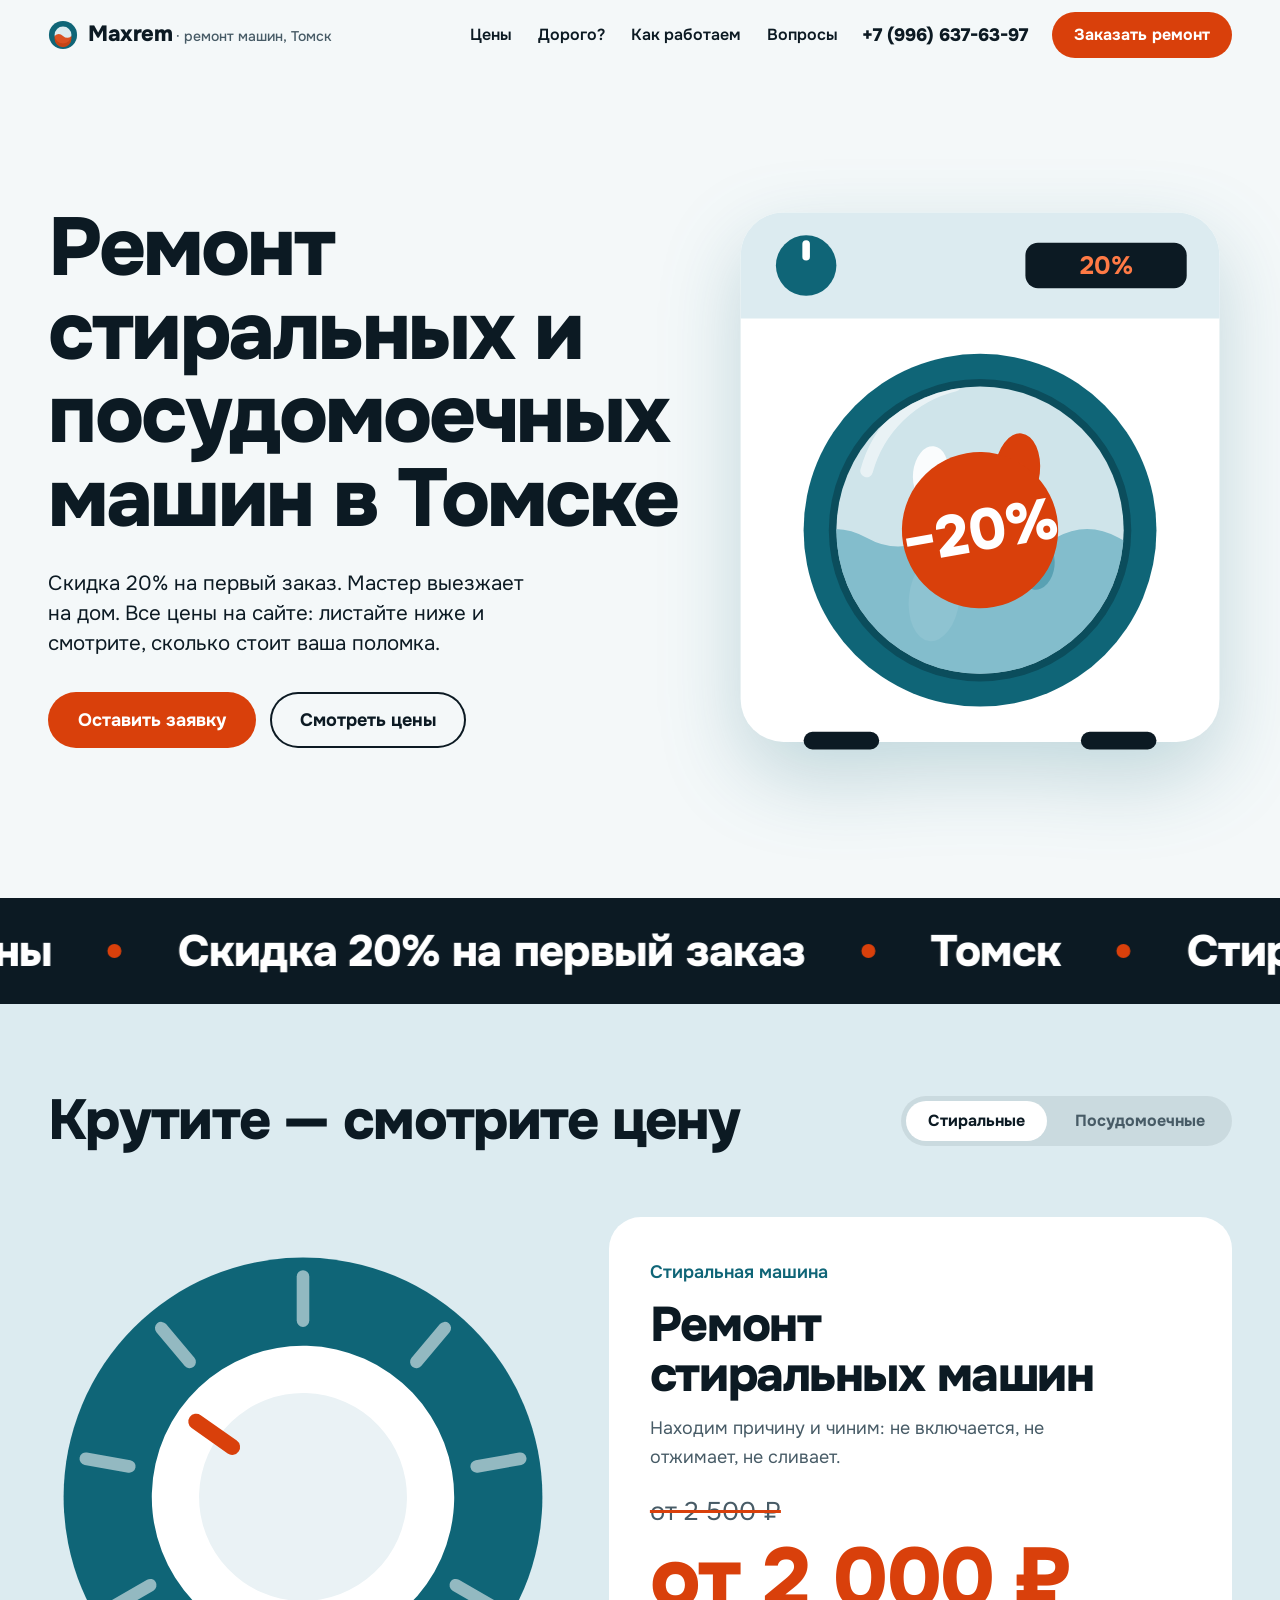
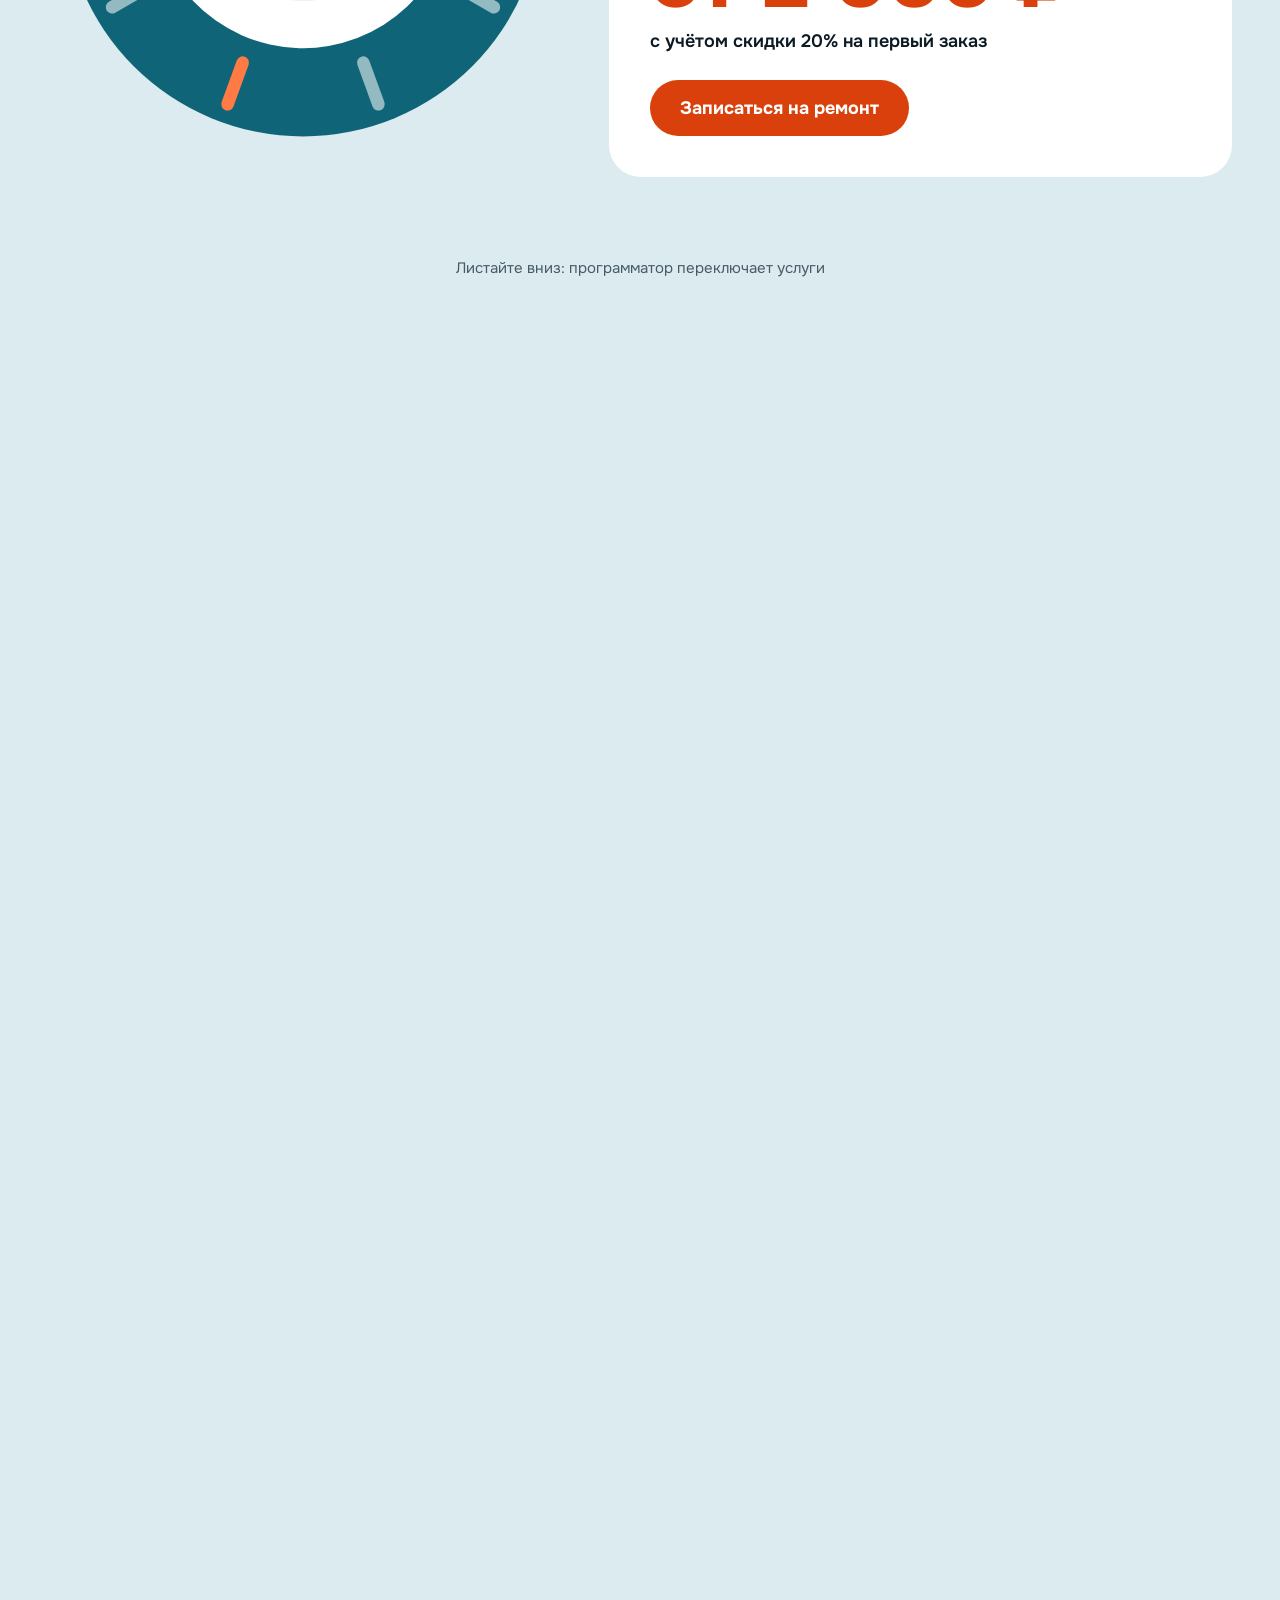
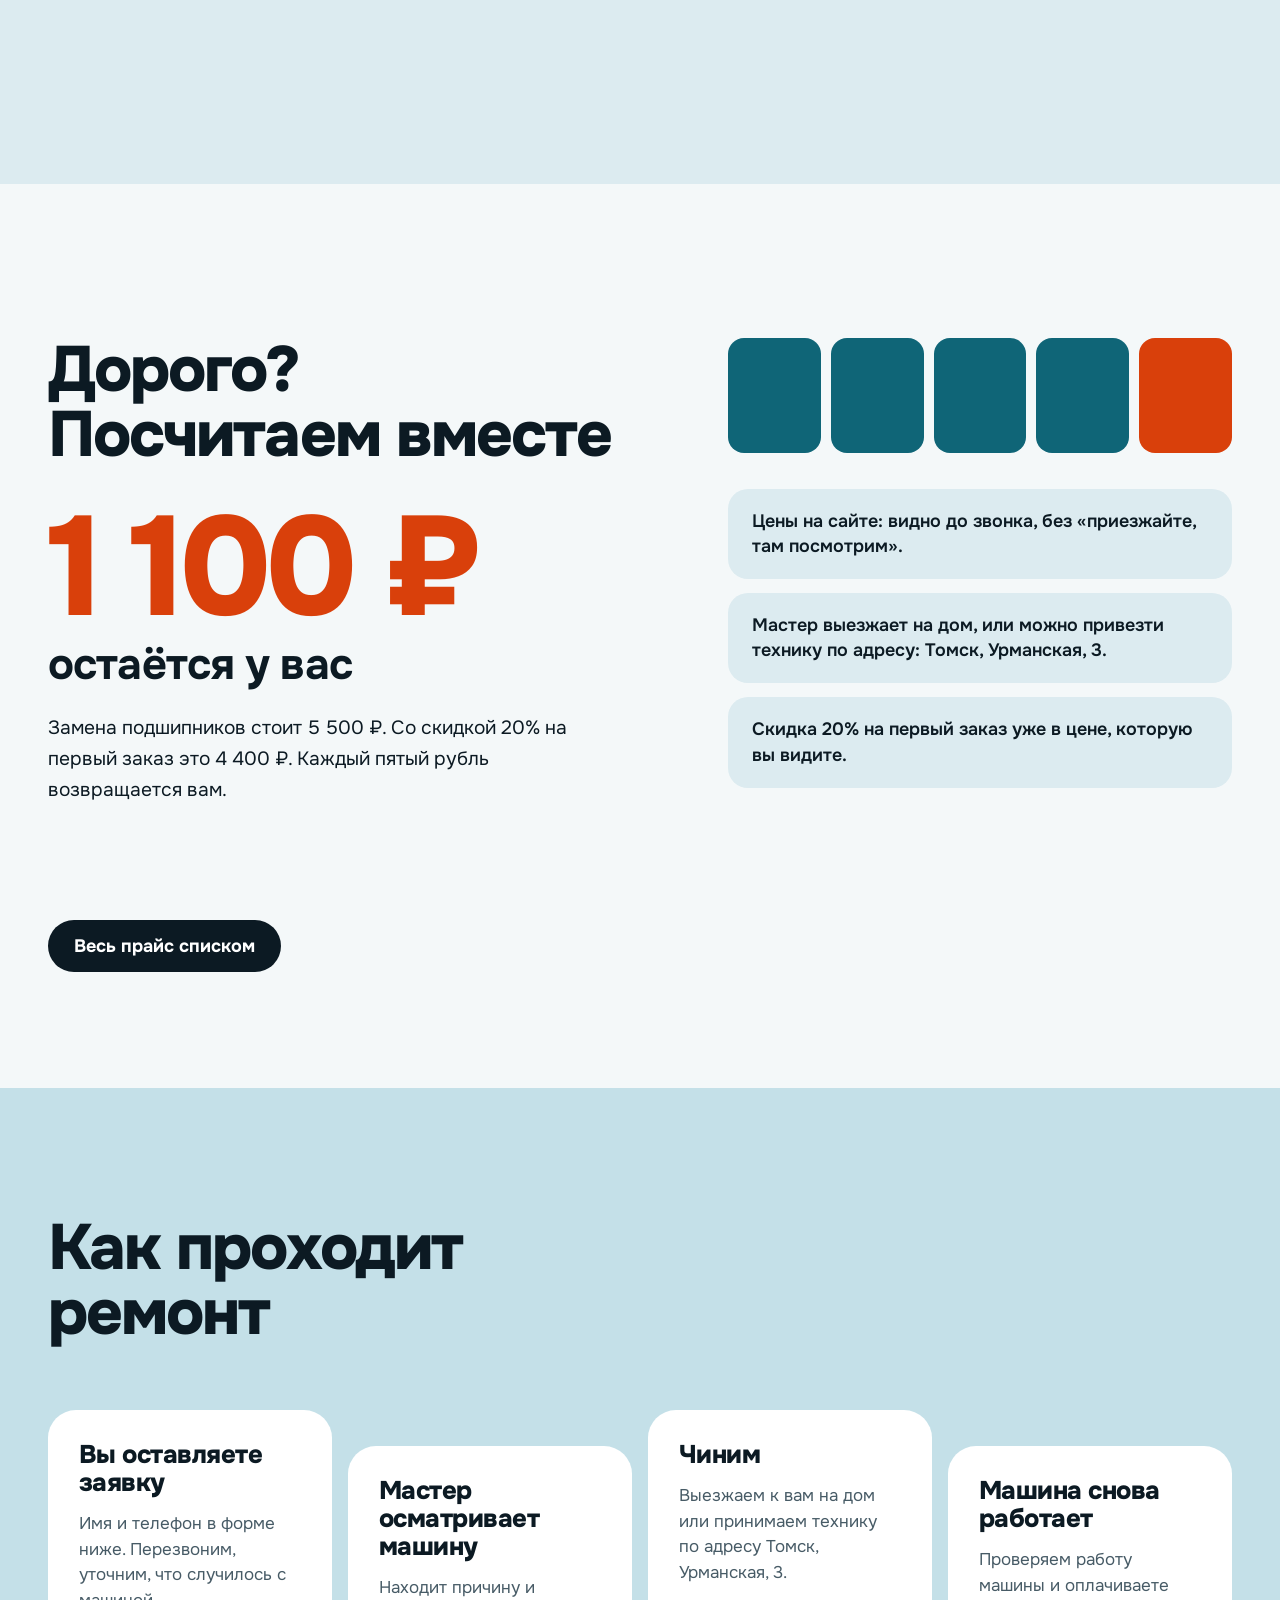
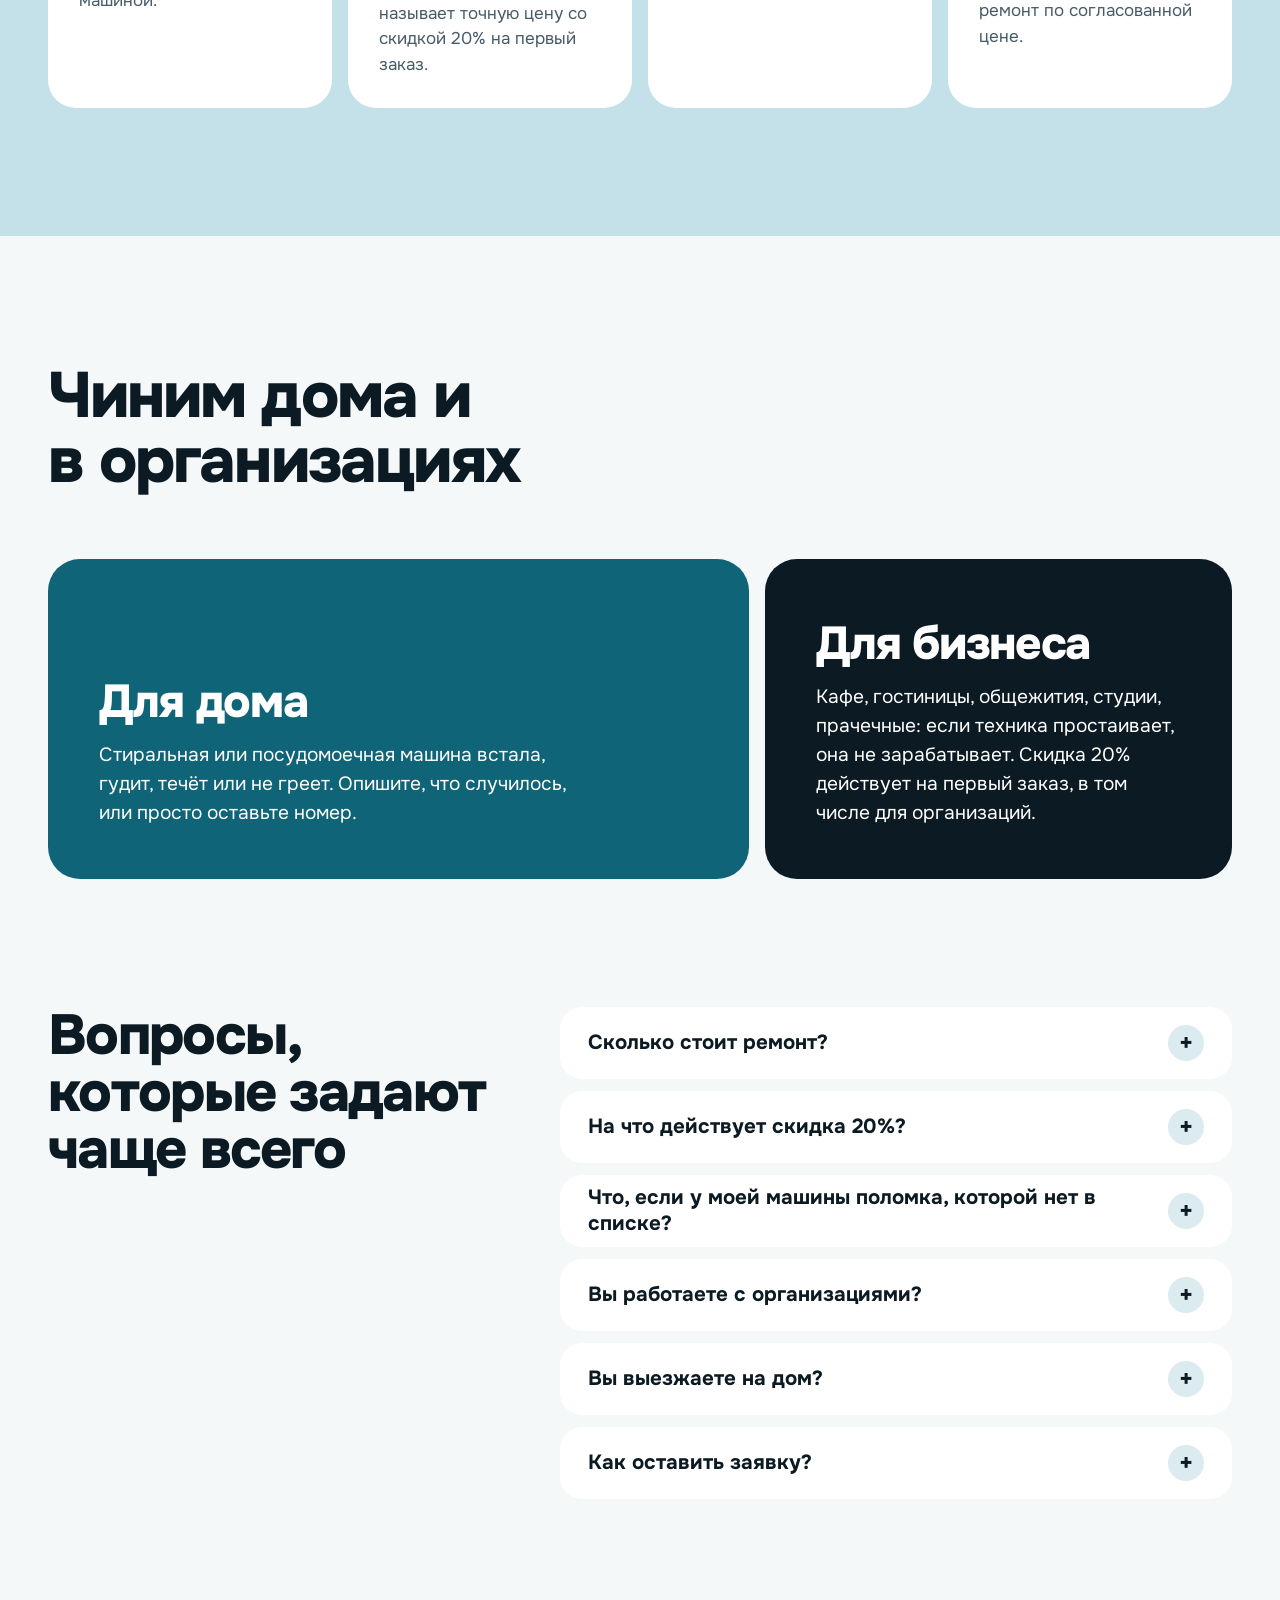
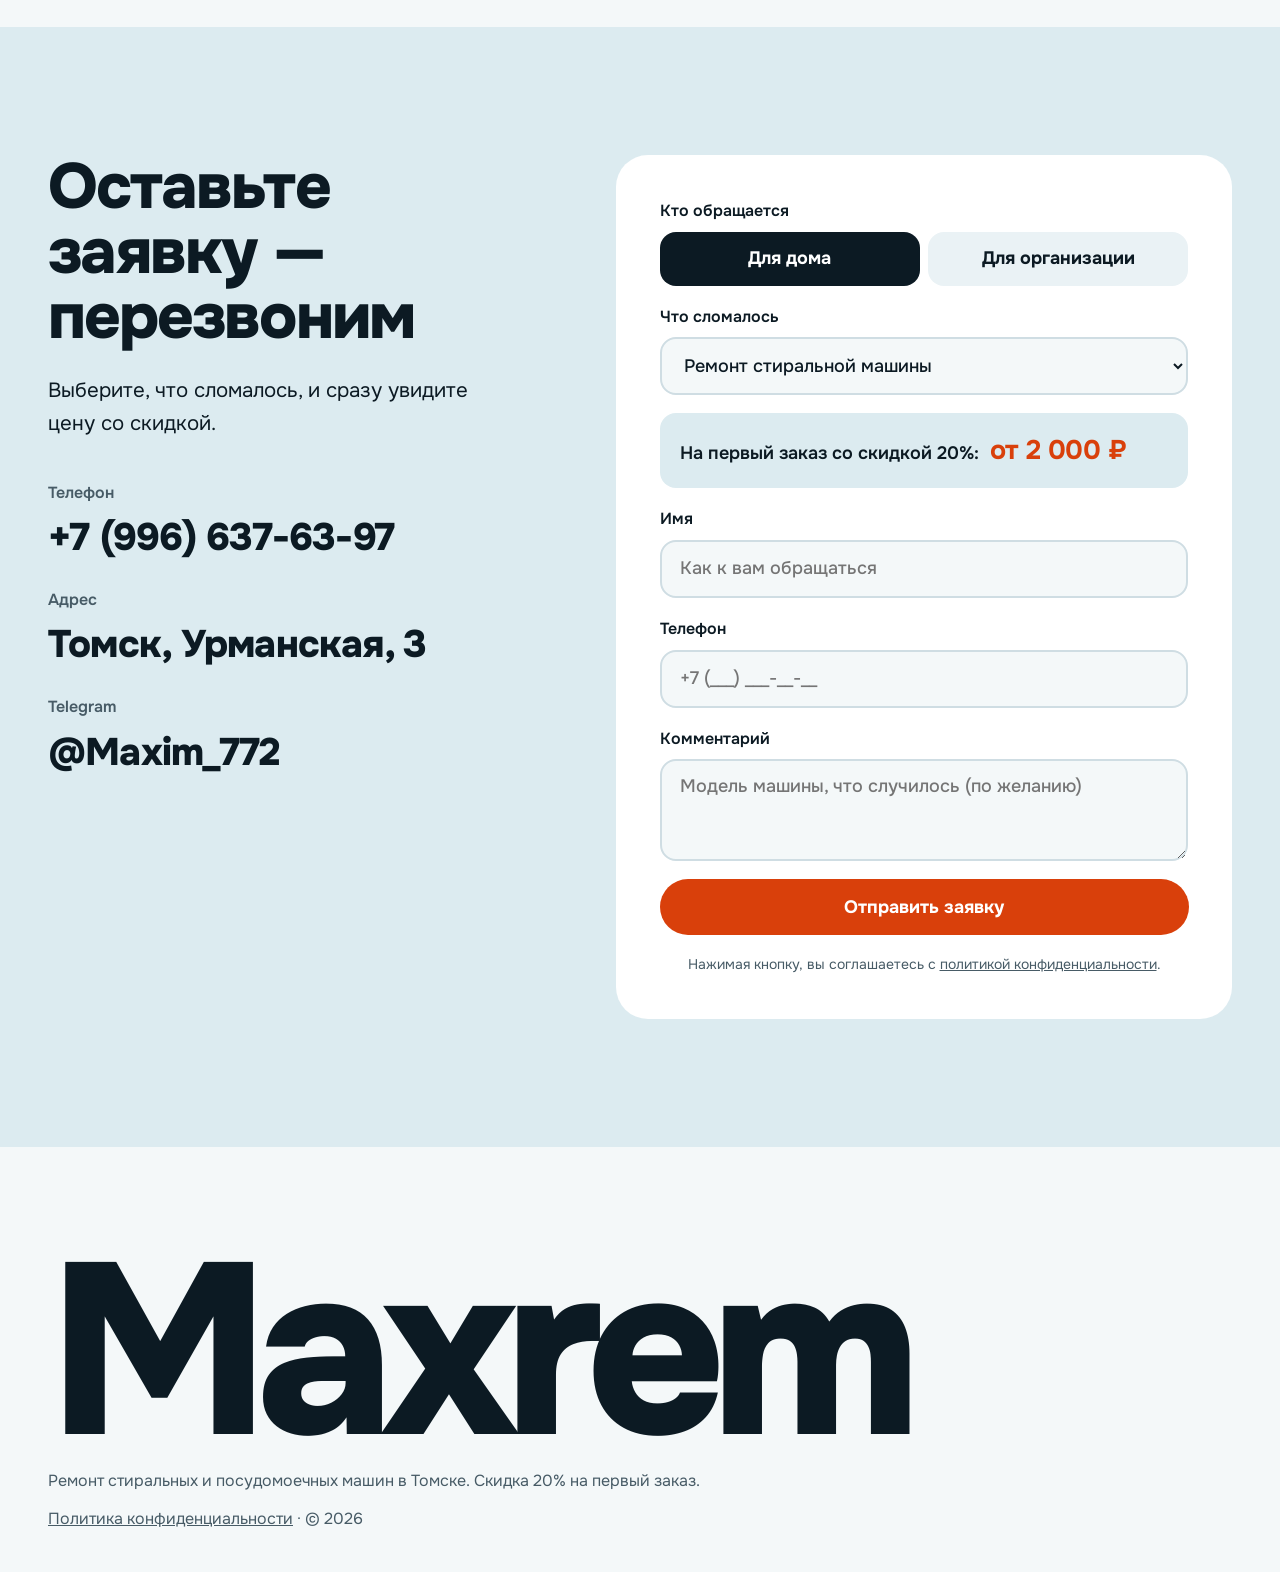
<file: index.html>
<!doctype html>
<html lang="ru">
<head>
<meta charset="utf-8">
<meta name="viewport" content="width=device-width, initial-scale=1">
<title>Ремонт стиральных и посудомоечных машин в Томске — скидка 20% на первый заказ</title>
<meta name="description" content="Ремонт стиральных и посудомоечных машин в Томске со скидкой 20% на первый заказ. Выезд мастера на дом. Замена ТЭНа от 1 600 ₽, помпы от 2 000 ₽, подшипников 4 400 ₽.">
<meta property="og:title" content="Ремонт стиральных и посудомоечных машин в Томске — скидка 20%">
<meta property="og:description" content="Цены видно сразу, скидка 20% на первый заказ. Оставьте заявку — перезвоним.">
<meta property="og:type" content="website">
<meta name="theme-color" content="#f4f8f9">
<script>document.documentElement.classList.add('js')</script>
<link rel="preconnect" href="https://fonts.googleapis.com">
<link rel="preconnect" href="https://fonts.gstatic.com" crossorigin>
<link href="https://fonts.googleapis.com/css2?family=Onest:wght@300..800&display=swap" rel="stylesheet">
<link rel="stylesheet" href="motion.css">
<link rel="stylesheet" href="styles.css">
</head>
<body>

<header class="header" id="header">
  <div class="header__inner">
    <a class="logo" href="#top" aria-label="Maxrem, ремонт машин в Томске, на главную">
      <svg viewBox="0 0 32 32" width="30" height="30" aria-hidden="true"><circle cx="16" cy="16" r="15" fill="#0f6577"/><circle cx="16" cy="16" r="9" fill="#dcebf0"/><path d="M7 17q4.5-4 9 0t9 0v3a9 9 0 0 1-18 0z" fill="#d9400b" opacity=".9"/></svg>
      <span>Maxrem<small> · ремонт машин, Томск</small></span>
    </a>
    <nav class="nav" id="nav" aria-label="Разделы">
      <a href="#prices">Цены</a>
      <a href="#dear">Дорого?</a>
      <a href="#way">Как работаем</a>
      <a href="#faq">Вопросы</a>
    </nav>
    <a class="header__phone" href="tel:+79966376396">+7 (996) 637-63-97</a>
    <a class="btn btn--small header__cta" href="#order" data-magnetic><span>Заказать ремонт</span></a>
    <button class="burger" id="burger" aria-label="Меню" aria-expanded="false"><i></i><i></i></button>
  </div>
</header>

<main id="top">

<section class="hero">
  <div class="hero__text">
    <h1 class="hero__title" data-wave>Ремонт стиральных и посудомоечных машин в Томске</h1>
    <p class="hero__lead">Скидка 20% на первый заказ. Мастер выезжает на дом. Все цены на сайте: листайте ниже и смотрите, сколько стоит ваша поломка.</p>
    <div class="hero__cta">
      <a class="btn" href="#order" data-magnetic><span>Оставить заявку</span></a>
      <a class="btn btn--ghost" href="#prices" data-magnetic><span>Смотреть цены</span></a>
    </div>
  </div>
  <div class="hero__machine" aria-hidden="false">
    <svg class="machine" viewBox="0 0 400 440" role="img" aria-label="Стиральная машина с наклейкой «минус 20 процентов»">
      <defs><clipPath id="glass"><circle cx="200" cy="262" r="114"/></clipPath></defs>
      <rect x="10" y="10" width="380" height="420" rx="34" fill="#ffffff"/>
      <path d="M10 44a34 34 0 0 1 34-34h312a34 34 0 0 1 34 34v50H10z" fill="#dcebf0"/>
      <circle cx="62" cy="52" r="24" fill="#0f6577"/>
      <rect x="59" y="32" width="6" height="16" rx="3" fill="#fff"/>
      <rect x="236" y="34" width="128" height="36" rx="10" fill="#0c1a23"/>
      <text x="300" y="59" text-anchor="middle" font-size="20" font-weight="700" fill="#ff7a45">20%</text>
      <circle cx="200" cy="262" r="140" fill="#0f6577"/>
      <circle cx="200" cy="262" r="120" fill="#0b4d5c"/>
      <circle cx="200" cy="262" r="114" fill="#cfe4ea"/>
      <g clip-path="url(#glass)">
        <g id="spin">
          <ellipse cx="150" cy="238" rx="30" ry="18" fill="#d9400b"/>
          <ellipse cx="258" cy="292" rx="34" ry="20" fill="#ffffff"/>
          <ellipse cx="222" cy="214" rx="20" ry="14" fill="#0f6577"/>
          <ellipse cx="160" cy="306" rx="22" ry="14" fill="#ffffff" opacity=".9"/>
        </g>
        <g transform="translate(60 268)"><g class="wave"><path d="M0 0Q25-14 50 0T100 0T150 0T200 0T250 0T300 0T350 0T400 0T450 0T500 0V200H0Z" fill="#6fb3c4" opacity=".78"/></g></g>
        <path d="M110 215a96 96 0 0 1 70-68" stroke="#fff" stroke-width="10" stroke-linecap="round" fill="none" opacity=".55"/>
      </g>
      <g class="sticker" transform="rotate(-10 200 262)">
        <circle cx="200" cy="262" r="62" fill="#d9400b"/>
        <text x="200" y="278" text-anchor="middle" font-size="46" font-weight="800" fill="#fff">−20%</text>
      </g>
      <rect x="60" y="422" width="60" height="14" rx="7" fill="#0c1a23"/>
      <rect x="280" y="422" width="60" height="14" rx="7" fill="#0c1a23"/>
    </svg>
  </div>
</section>

<div class="marquee" aria-hidden="true"><div class="marquee__track" id="marquee">
  <span>Стиральные машины</span><span>Посудомоечные машины</span><span>Скидка 20% на первый заказ</span><span>Томск</span>
  <span>Стиральные машины</span><span>Посудомоечные машины</span><span>Скидка 20% на первый заказ</span><span>Томск</span>
  <span>Стиральные машины</span><span>Посудомоечные машины</span><span>Скидка 20% на первый заказ</span><span>Томск</span>
</div></div>

<!-- СЦЕНА: программатор -->
<section class="scene" id="prices" aria-labelledby="scene-title">
  <div class="scene__stick">
    <div class="scene__head">
      <h2 id="scene-title">Крутите — смотрите цену</h2>
      <div class="kinds" role="group" aria-label="Тип машины">
        <button class="kind is-active" data-jump="0" type="button">Стиральные</button>
        <button class="kind" data-jump="5" type="button">Посудомоечные</button>
      </div>
    </div>
    <div class="scene__body">
      <div class="dial" aria-hidden="true">
        <svg viewBox="0 0 320 320" id="dialSvg">
          <circle cx="160" cy="160" r="152" fill="#0f6577"/>
          <g id="ticks"></g>
          <g id="knob">
            <circle cx="160" cy="160" r="96" fill="#ffffff"/>
            <circle cx="160" cy="160" r="66" fill="#eaf2f5"/>
            <rect x="155" y="72" width="10" height="38" rx="5" fill="#d9400b"/>
          </g>
        </svg>
      </div>
      <article class="card" id="card" aria-live="polite">
        <p class="card__kind" id="cKind">Стиральная машина</p>
        <h3 class="card__title" id="cTitle">Ремонт стиральных машин</h3>
        <p class="card__desc" id="cDesc">Находим причину и чиним: не включается, не отжимает, не сливает.</p>
        <div class="card__price">
          <s id="cOld">от 2 500 ₽</s>
          <strong id="cNew">от 2 000 ₽</strong>
        </div>
        <p class="card__note">с учётом скидки 20% на первый заказ</p>
        <a class="btn" href="#order" id="cBtn" data-magnetic><span>Записаться на ремонт</span></a>
      </article>
    </div>
    <p class="scene__hint" id="hint">Листайте вниз: программатор переключает услуги</p>
  </div>
</section>

<section class="dear" id="dear" aria-labelledby="dear-title">
  <div class="dear__left" data-reveal>
    <h2 id="dear-title">Дорого? Посчитаем вместе</h2>
    <p class="dear__big"><span>1 100 ₽</span> остаётся у вас</p>
    <p class="dear__sub">Замена подшипников стоит 5 500 ₽. Со скидкой 20% на первый заказ это 4 400 ₽. Каждый пятый рубль возвращается вам.</p>
  </div>
  <div class="dear__right">
    <div class="blocks" aria-hidden="true" data-stagger>
      <i></i><i></i><i></i><i></i><i class="cut"></i>
    </div>
    <ul class="points" data-stagger>
      <li>Цены на сайте: видно до звонка, без «приезжайте, там посмотрим».</li>
      <li>Мастер выезжает на дом, или можно привезти технику по адресу: Томск, Урманская, 3.</li>
      <li>Скидка 20% на первый заказ уже в цене, которую вы видите.</li>
    </ul>
  </div>
  <details class="table" data-reveal>
    <summary>Весь прайс списком</summary>
    <div class="table__wrap">
      <table>
        <caption class="sr">Цены на ремонт со скидкой 20% на первый заказ</caption>
        <thead><tr><th scope="col">Работа</th><th scope="col">Без скидки</th><th scope="col">Со скидкой 20%</th></tr></thead>
        <tbody>
          <tr class="grp"><th colspan="3" scope="colgroup">Стиральные машины</th></tr>
          <tr><th scope="row">Ремонт стиральных машин</th><td>от 2 500 ₽</td><td>от 2 000 ₽</td></tr>
          <tr><th scope="row">Замена ТЭНа</th><td>2 000 ₽</td><td>1 600 ₽</td></tr>
          <tr><th scope="row">Замена сливной помпы</th><td>2 500 ₽</td><td>2 000 ₽</td></tr>
          <tr><th scope="row">Замена подшипников</th><td>5 500 ₽</td><td>4 400 ₽</td></tr>
          <tr><th scope="row">Замена амортизаторов</th><td>2 500 ₽</td><td>2 000 ₽</td></tr>
          <tr class="grp"><th colspan="3" scope="colgroup">Посудомоечные машины</th></tr>
          <tr><th scope="row">Ремонт посудомоечных машин</th><td>от 3 000 ₽</td><td>от 2 400 ₽</td></tr>
          <tr><th scope="row">Замена ТЭНа</th><td>3 500 ₽</td><td>2 800 ₽</td></tr>
          <tr><th scope="row">Замена сливной помпы</th><td>3 000 ₽</td><td>2 400 ₽</td></tr>
          <tr><th scope="row">Устранение течи</th><td>3 500 ₽</td><td>2 800 ₽</td></tr>
        </tbody>
      </table>
    </div>
  </details>
</section>

<section class="way" id="way" aria-labelledby="way-title">
  <h2 id="way-title" data-reveal>Как проходит ремонт</h2>
  <ol class="steps" data-stagger>
    <li><strong>Вы оставляете заявку</strong><span>Имя и телефон в форме ниже. Перезвоним, уточним, что случилось с машиной.</span></li>
    <li><strong>Мастер осматривает машину</strong><span>Находит причину и называет точную цену со скидкой 20% на первый заказ.</span></li>
    <li><strong>Чиним</strong><span>Выезжаем к вам на дом или принимаем технику по адресу Томск, Урманская, 3.</span></li>
    <li><strong>Машина снова работает</strong><span>Проверяем работу машины и оплачиваете ремонт по согласованной цене.</span></li>
  </ol>
</section>

<section class="who" aria-labelledby="who-title">
  <h2 id="who-title" data-reveal>Чиним дома и в организациях</h2>
  <div class="who__grid" data-stagger>
    <div class="who__a">
      <h3>Для дома</h3>
      <p>Стиральная или посудомоечная машина встала, гудит, течёт или не греет. Опишите, что случилось, или просто оставьте номер.</p>
    </div>
    <div class="who__b">
      <h3>Для бизнеса</h3>
      <p>Кафе, гостиницы, общежития, студии, прачечные: если техника простаивает, она не зарабатывает. Скидка 20% действует на первый заказ, в том числе для организаций.</p>
    </div>
  </div>
</section>

<section class="faq" id="faq" aria-labelledby="faq-title">
  <h2 id="faq-title" data-reveal>Вопросы, которые задают чаще всего</h2>
  <div class="faq__list" data-stagger>
    <details><summary>Сколько стоит ремонт?</summary><p>Цены в прайсе выше: например, замена ТЭНа в стиральной машине 1 600 ₽ со скидкой, подшипников 4 400 ₽. Если цена начинается с «от», точную сумму мастер называет после осмотра.</p></details>
    <details><summary>На что действует скидка 20%?</summary><p>Скидка 20% действует на первый заказ, для всех клиентов. Цены на сайте уже посчитаны со скидкой, ничего пересчитывать не нужно.</p></details>
    <details><summary>Что, если у моей машины поломка, которой нет в списке?</summary><p>Оставьте заявку и опишите, что происходит. Мастер осмотрит машину и назовёт цену со скидкой.</p></details>
    <details><summary>Вы работаете с организациями?</summary><p>Да. В форме выберите «Организация», и мы свяжемся с вами по ремонту техники для кафе, гостиниц, общежитий и прачечных.</p></details>
    <details><summary>Вы выезжаете на дом?</summary><p>Да, мастер выезжает на дом. Технику также можно привезти по адресу: Томск, Урманская, 3.</p></details>
    <details><summary>Как оставить заявку?</summary><p>Заполните форму ниже или позвоните. Нужны только имя и телефон, остальное по желанию.</p></details>
  </div>
</section>

<section class="order" id="order" aria-labelledby="order-title">
  <div class="order__text" data-reveal>
    <h2 id="order-title">Оставьте заявку — перезвоним</h2>
    <p>Выберите, что сломалось, и сразу увидите цену со скидкой.</p>
    <dl class="contacts">
      <div><dt>Телефон</dt><dd><a href="tel:+79966376396">+7 (996) 637-63-97</a></dd></div>
      <div><dt>Адрес</dt><dd>Томск, Урманская, 3</dd></div>
      <div><dt>Telegram</dt><dd><a href="https://t.me/Maxim_772" target="_blank" rel="noopener">@Maxim_772</a></dd></div>
    </dl>
  </div>
  <form class="form" id="leadForm" novalidate data-reveal>
    <input type="text" name="_gotcha" style="display:none" tabindex="-1" autocomplete="off">
    <fieldset class="seg">
      <legend>Кто обращается</legend>
      <label><input type="radio" name="client_type" value="Частное лицо" checked><span>Для дома</span></label>
      <label><input type="radio" name="client_type" value="Организация"><span>Для организации</span></label>
    </fieldset>
    <label class="field">Что сломалось
      <select name="service" id="service">
        <optgroup label="Стиральная машина">
          <option data-price="от 2 000 ₽" value="Стиральная: ремонт">Ремонт стиральной машины</option>
          <option data-price="1 600 ₽" value="Стиральная: замена ТЭНа">Замена ТЭНа</option>
          <option data-price="2 000 ₽" value="Стиральная: замена сливной помпы">Замена сливной помпы</option>
          <option data-price="4 400 ₽" value="Стиральная: замена подшипников">Замена подшипников</option>
          <option data-price="2 000 ₽" value="Стиральная: замена амортизаторов">Замена амортизаторов</option>
        </optgroup>
        <optgroup label="Посудомоечная машина">
          <option data-price="от 2 400 ₽" value="Посудомоечная: ремонт">Ремонт посудомоечной машины</option>
          <option data-price="2 800 ₽" value="Посудомоечная: замена ТЭНа">Замена ТЭНа</option>
          <option data-price="2 400 ₽" value="Посудомоечная: замена сливной помпы">Замена сливной помпы</option>
          <option data-price="2 800 ₽" value="Посудомоечная: устранение течи">Устранение течи</option>
        </optgroup>
        <option data-price="" value="Другое">Другое, опишу в комментарии</option>
      </select>
    </label>
    <p class="total" id="total" aria-live="polite">На первый заказ со скидкой 20%: <strong>от 2 000 ₽</strong></p>
    <label class="field">Имя
      <input type="text" name="name" autocomplete="name" required placeholder="Как к вам обращаться">
    </label>
    <label class="field">Телефон
      <input type="tel" name="phone" autocomplete="tel" inputmode="tel" required placeholder="+7 (___) ___-__-__">
    </label>
    <label class="field">Комментарий
      <textarea name="comment" rows="3" placeholder="Модель машины, что случилось (по желанию)"></textarea>
    </label>
    <button class="btn btn--wide" type="submit" data-magnetic><span>Отправить заявку</span></button>
    <p class="form__legal">Нажимая кнопку, вы соглашаетесь с <a href="privacy.html">политикой конфиденциальности</a>.</p>
  </form>
</section>

</main>

<footer class="footer">
  <p class="footer__name">Maxrem</p>
  <p>Ремонт стиральных и посудомоечных машин в Томске. Скидка 20% на первый заказ.</p>
  <p><a href="privacy.html">Политика конфиденциальности</a> · © <span id="year">2026</span></p>
</footer>

<a class="fab" href="tel:+79966376396" aria-label="Позвонить"><svg viewBox="0 0 24 24" width="26" height="26" aria-hidden="true"><path fill="#fff" d="M6.6 10.8a15 15 0 0 0 6.6 6.6l2.2-2.2a1 1 0 0 1 1-.25 11 11 0 0 0 3.5.56 1 1 0 0 1 1 1V20a1 1 0 0 1-1 1A17 17 0 0 1 3 4a1 1 0 0 1 1-1h3.5a1 1 0 0 1 1 1c0 1.2.2 2.4.56 3.5a1 1 0 0 1-.25 1z"/></svg></a>

<script src="script.js"></script>
<script src="motion.js" defer></script>
</body>
</html>
</file>
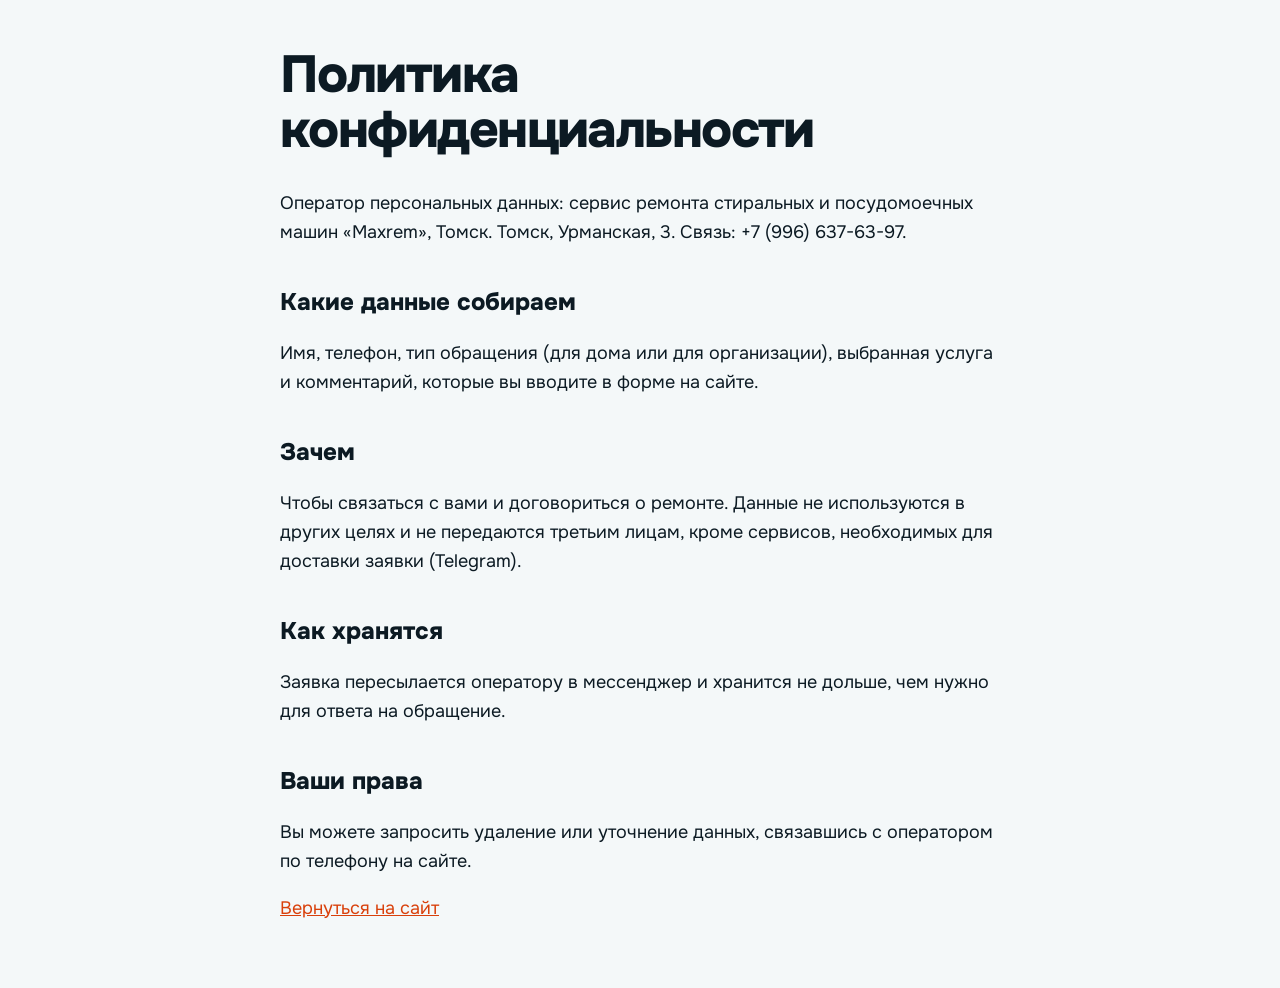
<file: privacy.html>
<!doctype html>
<html lang="ru">
<head>
<meta charset="utf-8">
<meta name="viewport" content="width=device-width, initial-scale=1">
<title>Политика конфиденциальности — Maxrem, Томск</title>
<meta name="robots" content="noindex">
<link href="https://fonts.googleapis.com/css2?family=Onest:wght@400;500;800&display=swap" rel="stylesheet">
<style>
body{margin:0;background:#f4f8f9;color:#0c1a23;font:18px/1.6 'Onest',system-ui,sans-serif;padding:48px 16px}
main{max-width:720px;margin:0 auto}
h1{font-weight:800;font-size:clamp(32px,5vw,52px);line-height:1.05;letter-spacing:-.03em;margin:0 0 32px}
h2{font-weight:800;font-size:24px;margin:36px 0 10px}
a{color:#d9400b}
</style>
</head>
<body>
<main>
<h1>Политика конфиденциальности</h1>
<p>Оператор персональных данных: сервис ремонта стиральных и посудомоечных машин «Maxrem», Томск. Томск, Урманская, 3. Связь: +7 (996) 637-63-97.</p>
<h2>Какие данные собираем</h2>
<p>Имя, телефон, тип обращения (для дома или для организации), выбранная услуга и комментарий, которые вы вводите в форме на сайте.</p>
<h2>Зачем</h2>
<p>Чтобы связаться с вами и договориться о ремонте. Данные не используются в других целях и не передаются третьим лицам, кроме сервисов, необходимых для доставки заявки (Telegram).</p>
<h2>Как хранятся</h2>
<p>Заявка пересылается оператору в мессенджер и хранится не дольше, чем нужно для ответа на обращение.</p>
<h2>Ваши права</h2>
<p>Вы можете запросить удаление или уточнение данных, связавшись с оператором по телефону на сайте.</p>
<p><a href="index.html">Вернуться на сайт</a></p>
</main>
</body>
</html>
</file>
<file: motion.css>
/* motion-kit: токены и стили эффектов. Светлая тема. Цвета переопределять под бренд клиента. */
:root{
  /* пружины: "stiffness damping" (из designbookmark motion studies) */
  --spring-follow:900 50;
  --spring-settle:280 22;
  --spring-soft:260 24;
  --spring-lead:620 36;
  --spring-trail:190 19;
  --spring-pop:520 16;
  --spring-fade:420 32;
  --stagger:45;               /* мс между элементами */

  /* бренд: менять под клиента */
  --mk-bg:#fafaf7;
  --mk-surface:#fff;
  --mk-text:#16181d;
  --mk-muted:#6b7280;
  --mk-accent:#e4572e;
  --mk-on-accent:#fff;
  --mk-fill:rgba(22,24,29,.06);

  --mk-r-pill:999px;
  --mk-r-card:24px;
  --mk-ease-out:cubic-bezier(.22,1,.36,1);   /* для CSS-переходов, где пружина избыточна */
}

/* reveal: класс mk-reveal ставит JS, без JS элементы видны */
.mk-on .mk-reveal{opacity:0;transform:translate3d(0,22px,0);transition:opacity .7s var(--mk-ease-out),transform .8s var(--mk-ease-out);transition-delay:var(--d,0ms)}
.mk-on .mk-reveal.mk-in{opacity:1;transform:none}

/* magnetic: будем двигать только transform */
[data-magnetic]{will-change:transform}

/* roll: две копии буквы, верхняя уезжает, нижняя заезжает */
.mk-roll{display:inline-flex;overflow:hidden;line-height:1.15;vertical-align:bottom}
.mk-roll__c{display:inline-block;position:relative;height:1.15em;overflow:hidden}
.mk-roll__c>span{display:block;transition:transform .5s var(--mk-ease-out);transition-delay:calc(var(--i)*14ms)}
.mk-roll__c>span+span{position:absolute;inset:0;transform:translateY(110%)}
.mk-roll:hover .mk-roll__c>span:first-child,.mk-roll:focus-visible .mk-roll__c>span:first-child{transform:translateY(-110%)}
.mk-roll:hover .mk-roll__c>span+span,.mk-roll:focus-visible .mk-roll__c>span+span{transform:none}

/* pill: резиновый хайлайт */
.mk-pill{position:relative;display:inline-flex;gap:2px;padding:4px;border-radius:var(--mk-r-pill);background:var(--mk-fill)}
.mk-pill__hl{position:absolute;top:4px;bottom:4px;left:0;border-radius:var(--mk-r-pill);background:var(--mk-surface);box-shadow:0 1px 3px rgba(22,24,29,.12);pointer-events:none;will-change:transform,width}
.mk-pill [data-pill-item]{position:relative;z-index:1;padding:9px 18px;border:0;background:none;border-radius:var(--mk-r-pill);font:inherit;font-weight:500;color:var(--mk-muted);cursor:pointer;transition:color .2s}
.mk-pill [data-pill-item].is-active{color:var(--mk-text)}

@media (prefers-reduced-motion:reduce){
  .mk-on .mk-reveal{opacity:1;transform:none;transition:none}
  .mk-roll__c>span{transition:none}
}
</file>
<file: styles.css>
:root{
  --bg:#f4f8f9; --field:#dcebf0; --field2:#c4e0e8; --ink:#0c1a23; --mute:#475b66;
  --teal:#0f6577; --accent:#d9400b; --white:#fff;
  --font:'Onest',system-ui,-apple-system,'Segoe UI',Arial,sans-serif;
  --gut:clamp(16px,4vw,48px);
  --mk-bg:var(--bg); --mk-surface:#fff; --mk-text:var(--ink); --mk-accent:var(--accent); --mk-fill:rgba(12,26,35,.07);
}
*{box-sizing:border-box}
html{scroll-behavior:smooth}
body{margin:0;background:var(--bg);color:var(--ink);font:400 18px/1.6 var(--font);overflow-x:hidden;-webkit-font-smoothing:antialiased}
img,svg{display:block;max-width:100%}
a{color:inherit}
h1,h2,h3{font-family:var(--font);font-weight:800;letter-spacing:-.03em;line-height:1.02;margin:0;text-wrap:balance;overflow-wrap:anywhere}
p{margin:0}
.sr{position:absolute;width:1px;height:1px;overflow:hidden;clip:rect(0 0 0 0)}
:focus-visible{outline:3px solid var(--accent);outline-offset:3px}
::selection{background:var(--accent);color:#fff}

/* кнопки */
.btn{display:inline-flex;align-items:center;justify-content:center;min-height:56px;padding:0 30px;border:0;border-radius:999px;background:var(--accent);color:#fff;font:700 18px/1 var(--font);text-decoration:none;cursor:pointer;transition:background .25s,transform .2s}
.btn:hover{background:#b83407}
.btn:active{transform:scale(.97)}
.btn--ghost{background:transparent;color:var(--ink);box-shadow:inset 0 0 0 2px var(--ink)}
.btn--ghost:hover{background:var(--ink);color:#fff}
.btn--small{min-height:46px;padding:0 22px;font-size:16px}
.btn--wide{width:100%}

/* шапка */
.header{position:sticky;top:0;z-index:50;background:rgba(244,248,249,.94);transition:box-shadow .3s}
.header.scrolled{box-shadow:0 6px 24px rgba(12,26,35,.08)}
.header__inner{display:flex;align-items:center;gap:24px;min-width:0;padding:12px var(--gut)}
.logo{display:flex;align-items:center;gap:10px;flex-shrink:0;text-decoration:none;font-weight:800;font-size:22px;letter-spacing:-.02em}
.logo small{font-weight:500;font-size:14px;color:var(--mute);letter-spacing:0}
.nav{display:flex;gap:26px;margin-left:auto}
.nav a{white-space:nowrap;text-decoration:none;font-weight:600;font-size:16px}
.nav a:hover{color:var(--accent)}
.header__phone{white-space:nowrap;font-weight:800;text-decoration:none;font-size:18px}
.burger{display:none;width:44px;height:44px;border:0;background:none;position:relative;cursor:pointer;margin-left:auto}
.burger i{position:absolute;left:10px;right:10px;height:3px;background:var(--ink);border-radius:2px;transition:transform .3s,top .3s}
.burger i:first-child{top:16px}.burger i:last-child{top:25px}
.burger.is-open i:first-child{top:21px;transform:rotate(45deg)}
.burger.is-open i:last-child{top:21px;transform:rotate(-45deg)}

/* hero */
.hero{display:grid;grid-template-columns:1.12fr .88fr;gap:clamp(16px,3vw,48px);align-items:center;padding:clamp(24px,5vw,72px) var(--gut) clamp(40px,6vw,88px);min-height:calc(100vh - 72px)}
.hero__title{font-size:clamp(40px,6.4vw,104px);font-variation-settings:'wght' 800}
.hero__lead{margin-top:28px;max-width:34ch;font-size:clamp(19px,1.6vw,24px);line-height:1.45}
.hero__cta{display:flex;flex-wrap:wrap;gap:14px;margin-top:34px}
.machine{width:100%;max-width:560px;margin-left:auto;filter:drop-shadow(0 30px 40px rgba(15,101,119,.22))}
.wave{animation:wave 3.2s linear infinite}
@keyframes wave{to{transform:translateX(-100px)}}
.sticker{animation:none}

/* бегущая строка */
.marquee{overflow:hidden;background:var(--ink);color:#fff;padding:18px 0}
.marquee__track{display:flex;gap:56px;width:max-content;will-change:transform}
.marquee span{font-weight:800;font-size:clamp(24px,3.6vw,44px);letter-spacing:-.02em;white-space:nowrap;display:flex;align-items:center;gap:56px}
.marquee span::after{content:'';width:14px;height:14px;border-radius:50%;background:var(--accent)}

/* сцена */
.scene{position:relative;height:620vh;background:var(--field)}
.scene__stick{position:sticky;top:0;height:100vh;height:100svh;display:flex;flex-direction:column;padding:88px var(--gut) 24px;overflow:hidden}
.scene__head{display:flex;flex-wrap:wrap;gap:16px 32px;align-items:center;justify-content:space-between}
.scene__head h2{font-size:clamp(30px,4.4vw,68px)}
.kinds{display:flex;gap:6px;padding:5px;background:rgba(12,26,35,.08);border-radius:999px}
.kind{border:0;background:none;padding:12px 22px;border-radius:999px;font:700 16px/1 var(--font);color:var(--mute);cursor:pointer;transition:background .25s,color .25s}
.kind.is-active{background:#fff;color:var(--ink)}
.scene__body{flex:1;min-height:0;display:grid;grid-template-columns:minmax(0,.9fr) minmax(0,1.1fr);gap:clamp(16px,4vw,64px);align-items:center}
.dial{justify-self:center;width:min(100%,min(56vh,520px))}
.dial svg{width:100%;height:auto}
.card{background:#fff;border-radius:32px;padding:clamp(22px,3.2vw,48px);display:flex;flex-direction:column;align-items:flex-start;gap:14px;min-width:0}
.card__kind{font-weight:600;color:var(--teal);font-size:18px}
.card__title{font-size:clamp(28px,3.8vw,58px)}
.card__desc{font-size:clamp(17px,1.4vw,20px);color:var(--mute);max-width:36ch;min-height:3.2em}
.card__price{display:flex;align-items:baseline;flex-wrap:wrap;gap:6px 22px;margin-top:6px}
.card__price s{font-size:clamp(20px,2vw,30px);color:var(--mute);text-decoration-thickness:3px;text-decoration-color:var(--accent)}
.card__price strong{font-size:clamp(46px,6.6vw,108px);font-weight:800;letter-spacing:-.04em;line-height:.95;color:var(--accent);font-variant-numeric:tabular-nums}
.card__note{font-weight:600;margin-top:-6px}
.card .btn{margin-top:10px}
.card.swap > *{animation:swap .45s cubic-bezier(.22,1,.36,1) both}
.card.swap > *:nth-child(2){animation-delay:.04s}.card.swap > *:nth-child(3){animation-delay:.08s}.card.swap > *:nth-child(4){animation-delay:.12s}
@keyframes swap{from{opacity:0;transform:translateY(16px)}}
.scene__hint{margin-top:12px;color:var(--mute);font-size:15px;text-align:center}

/* дорого */
.dear{display:grid;grid-template-columns:1.1fr .9fr;gap:clamp(24px,5vw,80px);padding:clamp(88px,12vw,200px) var(--gut) clamp(72px,9vw,140px);align-items:start}
.dear h2{font-size:clamp(34px,5vw,80px)}
.dear__big{margin-top:36px;font-size:clamp(26px,3.4vw,52px);font-weight:700;letter-spacing:-.02em;line-height:1.1}
.dear__big span{display:block;font-size:clamp(64px,11vw,176px);font-weight:800;letter-spacing:-.05em;line-height:.9;color:var(--accent);margin-bottom:10px}
.dear__sub{margin-top:24px;max-width:40ch;font-size:clamp(18px,1.5vw,21px)}
.blocks{display:grid;grid-template-columns:repeat(5,1fr);gap:10px}
.blocks i{display:block;height:clamp(70px,9vw,130px);border-radius:16px;background:var(--teal)}
.blocks i.cut{background:var(--accent)}
.points{list-style:none;padding:0;margin:36px 0 0;display:grid;gap:14px}
.points li{padding:20px 24px;border-radius:20px;background:var(--field);font-weight:600;font-size:clamp(17px,1.4vw,20px);line-height:1.4}
.table{grid-column:1/-1;margin-top:clamp(20px,4vw,56px)}
.table summary{cursor:pointer;display:inline-flex;align-items:center;min-height:52px;padding:0 26px;border-radius:999px;background:var(--ink);color:#fff;font-weight:700;list-style:none}
.table summary::-webkit-details-marker{display:none}
.table[open] summary{background:var(--accent)}
.table__wrap{margin-top:20px;overflow-x:auto}
.table table{width:100%;border-collapse:collapse;background:#fff;border-radius:20px;overflow:hidden;font-size:clamp(16px,1.4vw,19px)}
.table th,.table td{padding:16px 22px;text-align:left}
.table thead th{background:var(--field2)}
.table tbody th{font-weight:600}
.table td:last-child{font-weight:800;color:var(--accent);white-space:nowrap}
.table td{white-space:nowrap}
.table tr.grp th{background:var(--field);font-weight:800}
.table tbody tr:not(.grp){border-top:1px solid #e3ecef}

/* как работаем */
.way{background:var(--field2);padding:clamp(72px,10vw,160px) var(--gut)}
.way h2{font-size:clamp(34px,5vw,80px);max-width:14ch}
.steps{list-style:none;padding:0;margin:clamp(32px,5vw,72px) 0 0;display:grid;grid-template-columns:repeat(4,1fr);gap:16px}
.steps li{display:flex;flex-direction:column;gap:14px;padding:clamp(22px,2.4vw,36px);background:#fff;border-radius:28px;min-height:240px}
.steps li:nth-child(even){margin-top:36px}
.steps strong{font-size:clamp(22px,2vw,30px);font-weight:800;letter-spacing:-.02em;line-height:1.1}
.steps span{color:var(--mute);font-size:17px;line-height:1.5}

/* кто */
.who{padding:clamp(72px,10vw,160px) var(--gut)}
.who h2{font-size:clamp(34px,5vw,80px);max-width:16ch}
.who__grid{display:grid;grid-template-columns:1.2fr .8fr;gap:16px;margin-top:clamp(32px,5vw,64px)}
.who__grid>div{padding:clamp(28px,4vw,64px);border-radius:32px;min-height:320px;display:flex;flex-direction:column;justify-content:flex-end;gap:16px}
.who__a{background:var(--teal);color:#fff}
.who__b{background:var(--ink);color:#fff}
.who h3{font-size:clamp(30px,3.6vw,56px)}
.who__grid p{font-size:clamp(17px,1.5vw,21px);max-width:38ch;line-height:1.5}

/* faq */
.faq{padding:0 var(--gut) clamp(72px,10vw,160px);display:grid;grid-template-columns:.8fr 1.2fr;gap:clamp(24px,5vw,80px);align-items:start}
.faq h2{font-size:clamp(32px,4.4vw,68px)}
.faq__list{display:grid;gap:12px}
.faq details{background:#fff;border-radius:22px;padding:0 28px}
.faq summary{cursor:pointer;list-style:none;display:flex;justify-content:space-between;align-items:center;gap:20px;min-height:72px;font-weight:700;font-size:clamp(18px,1.6vw,22px);line-height:1.25}
.faq summary::-webkit-details-marker{display:none}
.faq summary::after{content:'+';flex-shrink:0;width:36px;height:36px;border-radius:50%;background:var(--field);display:grid;place-items:center;font-size:24px;transition:transform .3s,background .3s}
.faq details[open] summary::after{transform:rotate(45deg);background:var(--accent);color:#fff}
.faq details p{padding:0 0 26px;color:var(--mute);max-width:60ch}

/* заявка */
.order{background:var(--field);display:grid;grid-template-columns:.9fr 1.1fr;gap:clamp(24px,5vw,80px);padding:clamp(72px,10vw,160px) var(--gut);align-items:start}
.order h2{font-size:clamp(34px,5vw,80px)}
.order__text>p{margin-top:24px;font-size:clamp(18px,1.6vw,22px);max-width:30ch}
.contacts{margin:40px 0 0;display:grid;gap:18px}
.contacts dt{font-weight:600;color:var(--mute);font-size:16px}
.contacts dd{margin:2px 0 0;font-weight:800;font-size:clamp(26px,3vw,44px);letter-spacing:-.02em}
.contacts a{text-decoration:none}
.form{background:#fff;border-radius:32px;padding:clamp(22px,3.4vw,48px);display:grid;gap:18px}
.field{display:grid;gap:8px;font-weight:600;font-size:16px}
.field input,.field select,.field textarea{width:100%;min-height:58px;padding:14px 18px;border:2px solid #cfdde3;border-radius:16px;background:#f4f8f9;font:500 18px/1.3 var(--font);color:var(--ink)}
.field textarea{resize:vertical}
.field input:focus,.field select:focus,.field textarea:focus{outline:none;border-color:var(--accent);background:#fff}
.seg{border:0;padding:0;margin:0;display:flex;gap:8px;flex-wrap:wrap}
.seg legend{font-weight:600;font-size:16px;margin-bottom:8px;padding:0}
.seg label{flex:1 1 150px}
.seg input{position:absolute;opacity:0}
.seg span{display:flex;align-items:center;justify-content:center;min-height:54px;border-radius:16px;background:#eaf2f5;font-weight:700;cursor:pointer;transition:background .25s,color .25s}
.seg input:checked+span{background:var(--ink);color:#fff}
.seg input:focus-visible+span{outline:3px solid var(--accent);outline-offset:2px}
.total{padding:16px 20px;border-radius:16px;background:var(--field);font-weight:600}
.total strong{font-size:1.5em;color:var(--accent);letter-spacing:-.02em;margin-left:6px}
.form__legal{font-size:14px;color:var(--mute);text-align:center}

/* футер */
.footer{padding:clamp(56px,8vw,120px) var(--gut) 40px;display:grid;gap:12px}
.footer__name{font-size:clamp(72px,19vw,300px);font-weight:800;letter-spacing:-.06em;line-height:.85;color:var(--ink)}
.footer p:not(.footer__name){color:var(--mute);font-size:16px}
.fab{position:fixed;right:16px;bottom:16px;z-index:40;width:60px;height:60px;border-radius:50%;background:var(--accent);display:none;place-items:center}

@media (max-width:1180px){.nav{gap:18px}.header__inner{gap:16px}}
@media (max-width:1100px){
  .burger{display:block}
  .nav{position:absolute;top:100%;left:0;right:0;flex-direction:column;gap:0;background:var(--bg);padding:8px var(--gut) 20px;display:none;margin:0;box-shadow:0 20px 30px rgba(12,26,35,.1)}
  .nav.is-open{display:flex}
  .nav a{padding:14px 0;font-size:20px}
  .header__phone{margin-left:auto}
  .steps{grid-template-columns:repeat(2,1fr)}
  .steps li:nth-child(even){margin-top:0}
}
@media (max-width:900px){
  .hero,.dear,.faq,.order,.who__grid{grid-template-columns:1fr}
  .hero{min-height:0}
  .machine{max-width:420px;margin:0 auto}
  .scene__body{grid-template-columns:1fr;gap:12px}
  .dial{width:min(46vw,26vh,230px)}
  .scene__stick{padding-top:76px}
  .scene__head h2{font-size:28px}
  .card{padding:20px;gap:10px;border-radius:24px}
  .card__desc{min-height:0}
  .card .btn{min-height:50px}
  .who__grid>div{min-height:240px}
}
@media (max-width:560px){
  .header__cta{display:none}
  .header__phone{font-size:16px}
  .logo small{display:none}
  .fab{display:grid}
  .kind{padding:10px 16px;font-size:15px}
  .steps{grid-template-columns:1fr}
  .steps li{min-height:0}
  .scene__hint{display:none}
}
@media (max-width:380px){.header__phone{display:none}.burger{margin-left:auto}}
@media (prefers-reduced-motion:reduce){
  html{scroll-behavior:auto}
  .wave,.sticker{animation:none}
  .card.swap > *{animation:none}
}
</file>
